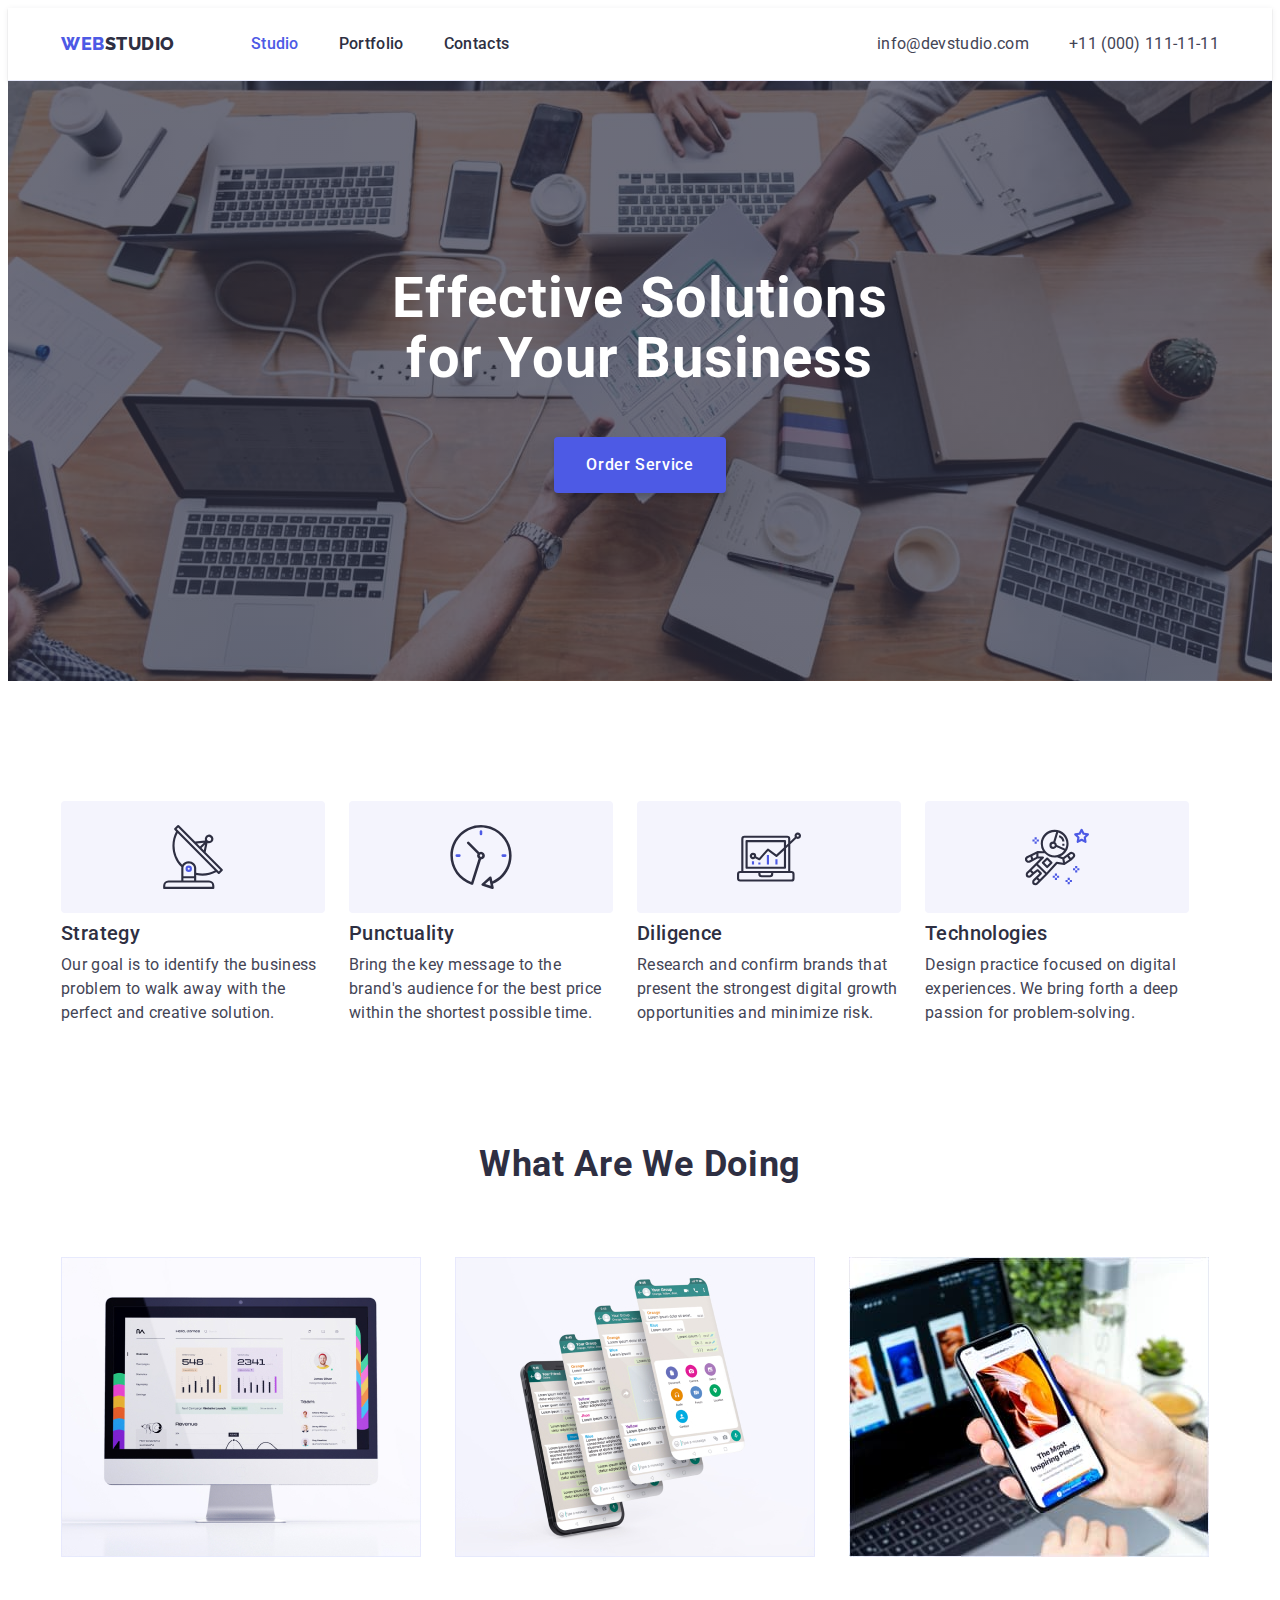
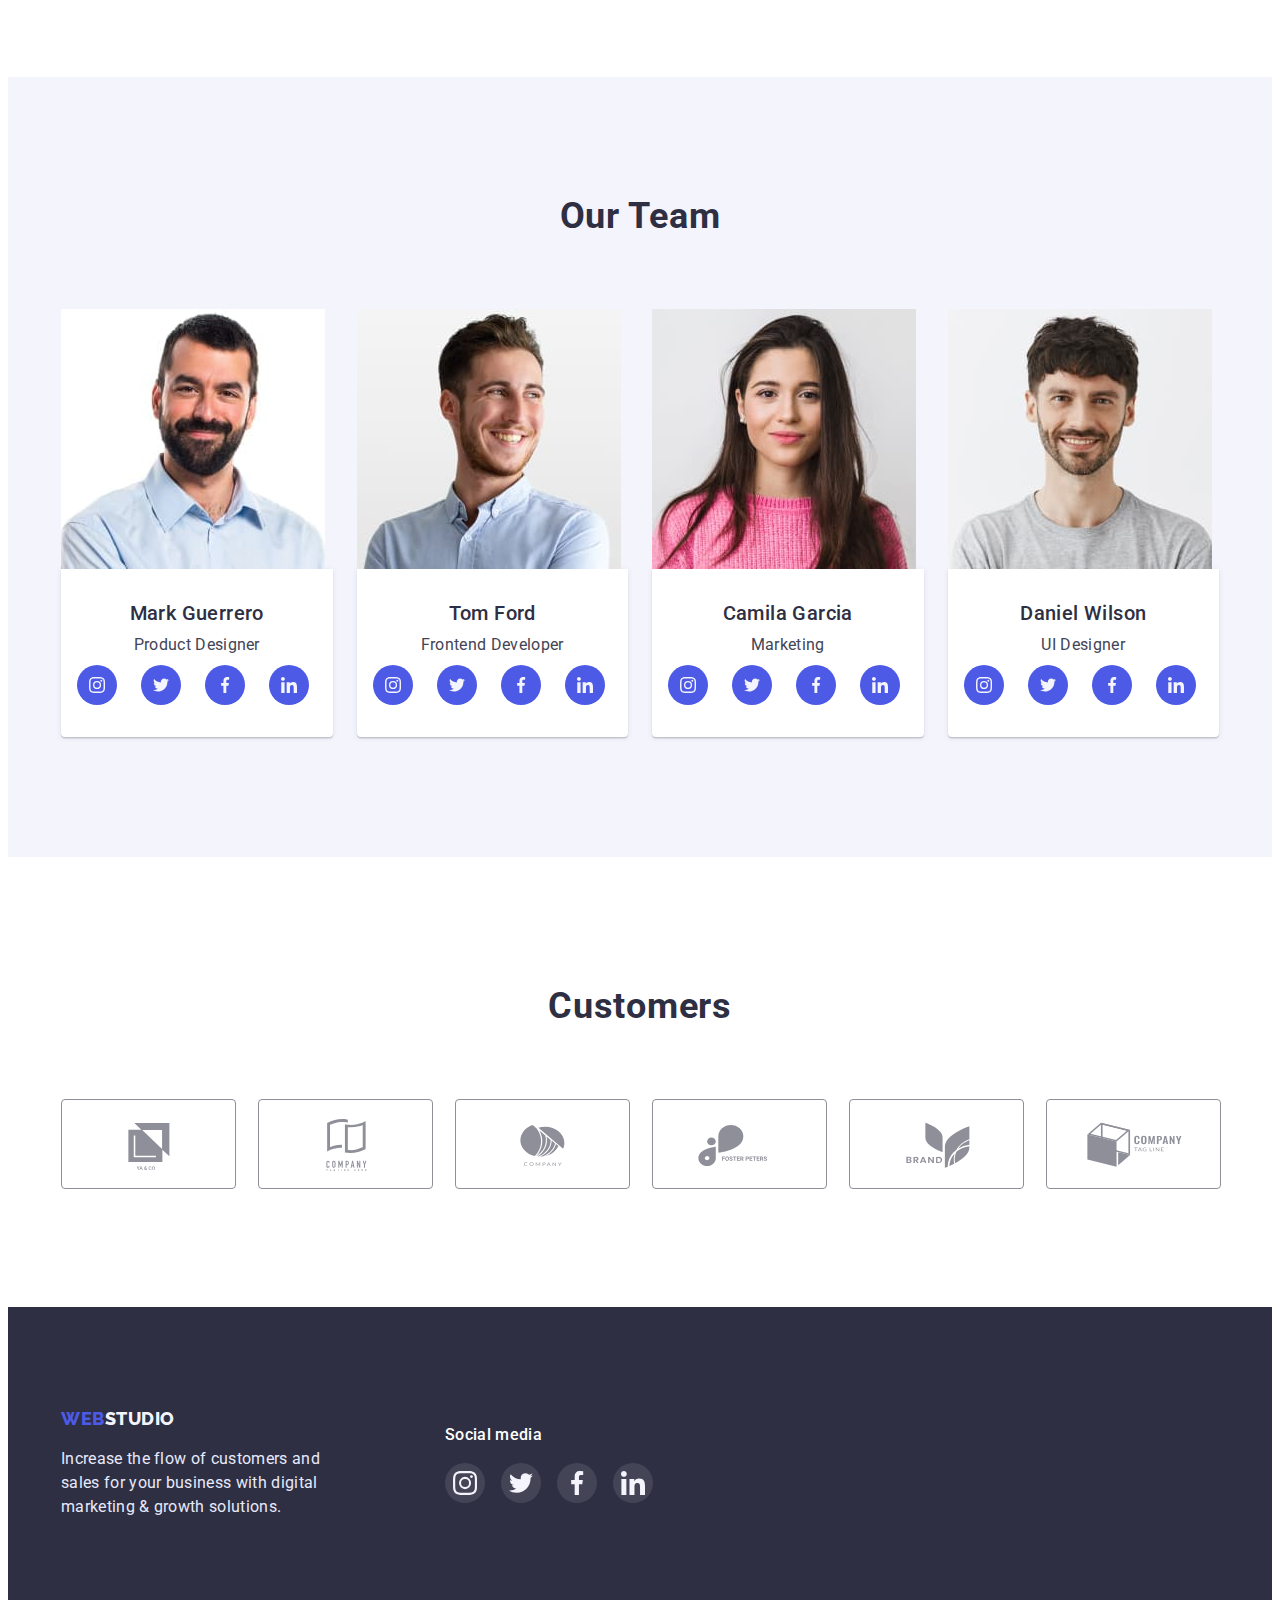
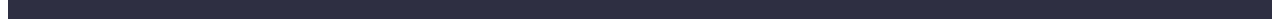
<file: index.html>
<!DOCTYPE html>
<html lang="en">
  <head>
    <meta charset="UTF-8" />
    <meta http-equiv="X-UA-Compatible" content="IE=edge" />
    <meta name="viewport" content="width=device-width, initial-scale=1.0" />
    <title>Document</title>
    <link rel="preconnect" href="https://fonts.googleapis.com" />
    <link rel="preconnect" href="https://fonts.gstatic.com" crossorigin />
    <link
      href="https://fonts.googleapis.com/css2?family=Raleway:wght@800&family=Roboto:wght@400;500;700;900&display=swap"
      rel="stylesheet"
    />
    <link
      rel="stylesheet"
      href="https://cdnjs.cloudflare.com/ajax/libs/modern-normalize/1.1.0/modern-normalize.min.css"
      integrity="sha512-wpPYUAdjBVSE4KJnH1VR1HeZfpl1ub8YT/NKx4PuQ5NmX2tKuGu6U/JRp5y+Y8XG2tV+wKQpNHVUX03MfMFn9Q=="
      crossorigin="anonymous"
      referrerpolicy="no-referrer"
    />
    <link rel="stylesheet" href="./css/styles.css" />
  </head>
  <body>
    <!-- header -->
    <header class="site-header">
      <div class="container main-nav">
        <nav class="navigation">
          <!-- logo -->
          <a href="./index.html" class="logo"
            >Web<span class="logo-web">studio</span></a
          >
          <!-- nagivation list -->
          <ul class="nav list">
            <li class="item">
              <a href="./index.html" class="link active">Studio</a>
            </li>
            <li class="item">
              <a href="./portfolio.html" class="link">Portfolio</a>
            </li>
            <li class="item"><a href="" class="link">Contacts</a></li>
          </ul>
        </nav>

        <address class="address-list">
          <ul class="contacts list">
            <li class="item">
              <a href="mailto:info@devstudio.com" class="contact"
                >info@devstudio.com</a
              >
            </li>
            <li class="item">
              <a href="tel:+110001111111" class="contact"
                >+11 (000) 111-11-11</a
              >
            </li>
          </ul>
        </address>
      </div>
    </header>
    <main>
      <!-- hero section -->
      <section class="hero-section">
        <div class="container">
          <h1 class="hero-title">Effective Solutions for Your Business</h1>
          <button type="button" class="hero button">Order Service</button>
        </div>
      </section>
      <!-- advantages section -->
      <section class="features">
        <div class="container">
          <h2 class="visually-hidden">Our Advantages</h2>
          <ul class="feature-list list">
            <li class="feature">
              <div class="hood">
                <svg class="icon">
                  <use href="./images/icons.svg#icon-antenna"></use>
                </svg>
              </div>
              <h3 class="feature-title">Strategy</h3>
              <p class="feature-description">
                Our goal is to identify the business problem to walk away with
                the perfect and creative solution.
              </p>
            </li>
            <li class="feature">
              <div class="hood">
                <svg class="icon">
                  <use href="./images/icons.svg#icon-clock"></use>
                </svg>
              </div>
              <h3 class="feature-title">Punctuality</h3>
              <p class="feature-description">
                Bring the key message to the brand's audience for the best price
                within the shortest possible time.
              </p>
            </li>
            <li class="feature">
              <div class="hood">
                <svg class="icon">
                  <use href="./images/icons.svg#icon-diagram"></use>
                </svg>
              </div>
              <h3 class="feature-title">Diligence</h3>
              <p class="feature-description">
                Research and confirm brands that present the strongest digital
                growth opportunities and minimize risk.
              </p>
            </li>
            <li class="feature">
              <div class="hood">
                <svg class="icon">
                  <use href="./images/icons.svg#icon-astronaut"></use>
                </svg>
              </div>
              <h3 class="feature-title">Technologies</h3>
              <p class="feature-description">
                Design practice focused on digital experiences. We bring forth a
                deep passion for problem-solving.
              </p>
            </li>
          </ul>
        </div>
      </section>
      <!-- work section -->
      <section class="activities">
        <div class="container">
          <h2 class="work-title">What Are We Doing</h2>
          <ul class="activity-list list">
            <li class="activity-image">
              <img src="./images/img1.jpg" alt="computer" width="360" />
            </li>
            <li class="activity-image">
              <img src="./images/img2.jpg" alt="screen_slideshow" width="360" />
            </li>
            <li class="activity-image">
              <img src="./images/img3.jpg" alt="phone" width="360" />
            </li>
          </ul>
        </div>
      </section>
      <!-- team section -->
      <section class="team">
        <div class="container">
          <h2 class="team-title">Our Team</h2>
          <ul class="team-list list">
            <li class="item">
              <img src="./images/workers/mark.jpg" alt="mark" width="264" />
              <div class="team-content">
                <h3 class="name">Mark Guerrero</h3>
                <p class="process">Product Designer</p>
                <ul class="list socials">
                  <li class="social-button">
                    <a href="" class="social-link">
                      <svg class="social-icon">
                        <use href="./images/icons.svg#icon-instagram"></use>
                      </svg>
                    </a>
                  </li>
                  <li class="social-button">
                    <a href="" class="social-link">
                      <svg class="social-icon">
                        <use href="./images/icons.svg#icon-twitter"></use>
                      </svg>
                    </a>
                  </li>
                  <li class="social-button">
                    <a href="" class="social-link">
                      <svg class="social-icon">
                        <use href="./images/icons.svg#icon-facebook"></use>
                      </svg>
                    </a>
                  </li>
                  <li class="social-button">
                    <a href="" class="social-link">
                      <svg class="social-icon">
                        <use href="./images/icons.svg#icon-linkedin"></use>
                      </svg>
                    </a>
                  </li>
                </ul>
              </div>
            </li>
            <li class="item">
              <img src="./images/workers/tom.jpg" alt="tom" width="264" />
              <div class="team-content">
                <h3 class="name">Tom Ford</h3>
                <p class="process">Frontend Developer</p>
                <ul class="list socials">
                  <li class="social-button">
                    <a href="" class="social-link">
                      <svg class="social-icon">
                        <use href="./images/icons.svg#icon-instagram"></use>
                      </svg>
                    </a>
                  </li>
                  <li class="social-button">
                    <a href="" class="social-link">
                      <svg class="social-icon">
                        <use href="./images/icons.svg#icon-twitter"></use>
                      </svg>
                    </a>
                  </li>
                  <li class="social-button">
                    <a href="" class="social-link">
                      <svg class="social-icon">
                        <use href="./images/icons.svg#icon-facebook"></use>
                      </svg>
                    </a>
                  </li>
                  <li class="social-button">
                    <a href="" class="social-link">
                      <svg class="social-icon">
                        <use href="./images/icons.svg#icon-linkedin"></use>
                      </svg>
                    </a>
                  </li>
                </ul>
              </div>
            </li>
            <li class="item">
              <img src="./images/workers/camila.jpg" alt="camila" width="264" />
              <div class="team-content">
                <h3 class="name">Camila Garcia</h3>
                <p class="process">Marketing</p>
                <ul class="list socials">
                  <li class="social-button">
                    <a href="" class="social-link">
                      <svg class="social-icon">
                        <use href="./images/icons.svg#icon-instagram"></use>
                      </svg>
                    </a>
                  </li>
                  <li class="social-button">
                    <a href="" class="social-link">
                      <svg class="social-icon">
                        <use href="./images/icons.svg#icon-twitter"></use>
                      </svg>
                    </a>
                  </li>
                  <li class="social-button">
                    <a href="" class="social-link">
                      <svg class="social-icon">
                        <use href="./images/icons.svg#icon-facebook"></use>
                      </svg>
                    </a>
                  </li>
                  <li class="social-button">
                    <a href="" class="social-link">
                      <svg class="social-icon">
                        <use href="./images/icons.svg#icon-linkedin"></use>
                      </svg>
                    </a>
                  </li>
                </ul>
              </div>
            </li>
            <li class="item">
              <img src="./images/workers/daniel.jpg" alt="daniel" width="264" />
              <div class="team-content">
                <h3 class="name">Daniel Wilson</h3>
                <p class="process">UI Designer</p>
                <ul class="list socials">
                  <li class="social-button">
                    <a href="" class="social-link">
                      <svg class="social-icon">
                        <use href="./images/icons.svg#icon-instagram"></use>
                      </svg>
                    </a>
                  </li>
                  <li class="social-button">
                    <a href="" class="social-link">
                      <svg class="social-icon">
                        <use href="./images/icons.svg#icon-twitter"></use>
                      </svg>
                    </a>
                  </li>
                  <li class="social-button">
                    <a href="" class="social-link">
                      <svg class="social-icon">
                        <use href="./images/icons.svg#icon-facebook"></use>
                      </svg>
                    </a>
                  </li>
                  <li class="social-button">
                    <a href="" class="social-link">
                      <svg class="social-icon">
                        <use href="./images/icons.svg#icon-linkedin"></use>
                      </svg>
                    </a>
                  </li>
                </ul>
              </div>
            </li>
          </ul>
        </div>
      </section>
      <section class="customers">
        <div class="container">
          <h2 class="customers-title">Customers</h2>
          <ul class="list customer-list">
            <li class="customer-item">
              <a href="" class="customer-button">
                <svg class="customer-icon">
                  <use href="./images/icons.svg#icon-customer-one"></use>
                </svg>
              </a>
            </li>
            <li class="customer-item">
              <a href="" class="customer-button">
                <svg class="customer-icon">
                  <use href="./images/icons.svg#icon-customer-two"></use>
                </svg>
              </a>
            </li>
            <li class="customer-item">
              <a href="" class="customer-button">
                <svg class="customer-icon">
                  <use href="./images/icons.svg#icon-customer-three"></use>
                </svg>
              </a>
            </li>
            <li class="customer-item">
              <a href="" class="customer-button">
                <svg class="customer-icon">
                  <use href="./images/icons.svg#icon-customer-four"></use>
                </svg>
              </a>
            </li>
            <li class="customer-item">
              <a href="" class="customer-button">
                <svg class="customer-icon">
                  <use href="./images/icons.svg#icon-customer-five"></use>
                </svg>
              </a>
            </li>
            <li class="customer-item">
              <a href="" class="customer-button">
                <svg class="customer-icon">
                  <use href="./images/icons.svg#icon-customer-six"></use>
                </svg>
              </a>
            </li>
          </ul>
        </div>
      </section>
    </main>
    <!-- footer -->
    <footer class="footer">
      <div class="container footer-wrapper">
        <div class="descr-div">
          <a href="./index.html" class="logo"
            >Web<span class="logo light">studio</span></a
          >
          <p class="footer-description">
            Increase the flow of customers and sales for your business with
            digital marketing & growth solutions.
          </p>
        </div>
        <div>
          <p class="media-title">Social media</p>
          <ul class="list footer-list">
            <li class="media-button">
              <a href="" class="media-link">
                <svg class="media-icon">
                  <use href="./images/icons.svg#icon-instagram"></use>
                </svg>
              </a>
            </li>
            <li class="media-button">
              <a href="" class="media-link">
                <svg class="media-icon">
                  <use href="./images/icons.svg#icon-twitter"></use>
                </svg>
              </a>
            </li>
            <li class="media-button">
              <a href="" class="media-link">
                <svg class="media-icon">
                  <use href="./images/icons.svg#icon-facebook"></use>
                </svg>
              </a>
            </li>
            <li class="media-button">
              <a href="" class="media-link">
                <svg class="media-icon">
                  <use href="./images/icons.svg#icon-linkedin"></use>
                </svg>
              </a>
            </li>
          </ul>
        </div>
      </div>
    </footer>
  </body>
</html>
</file>
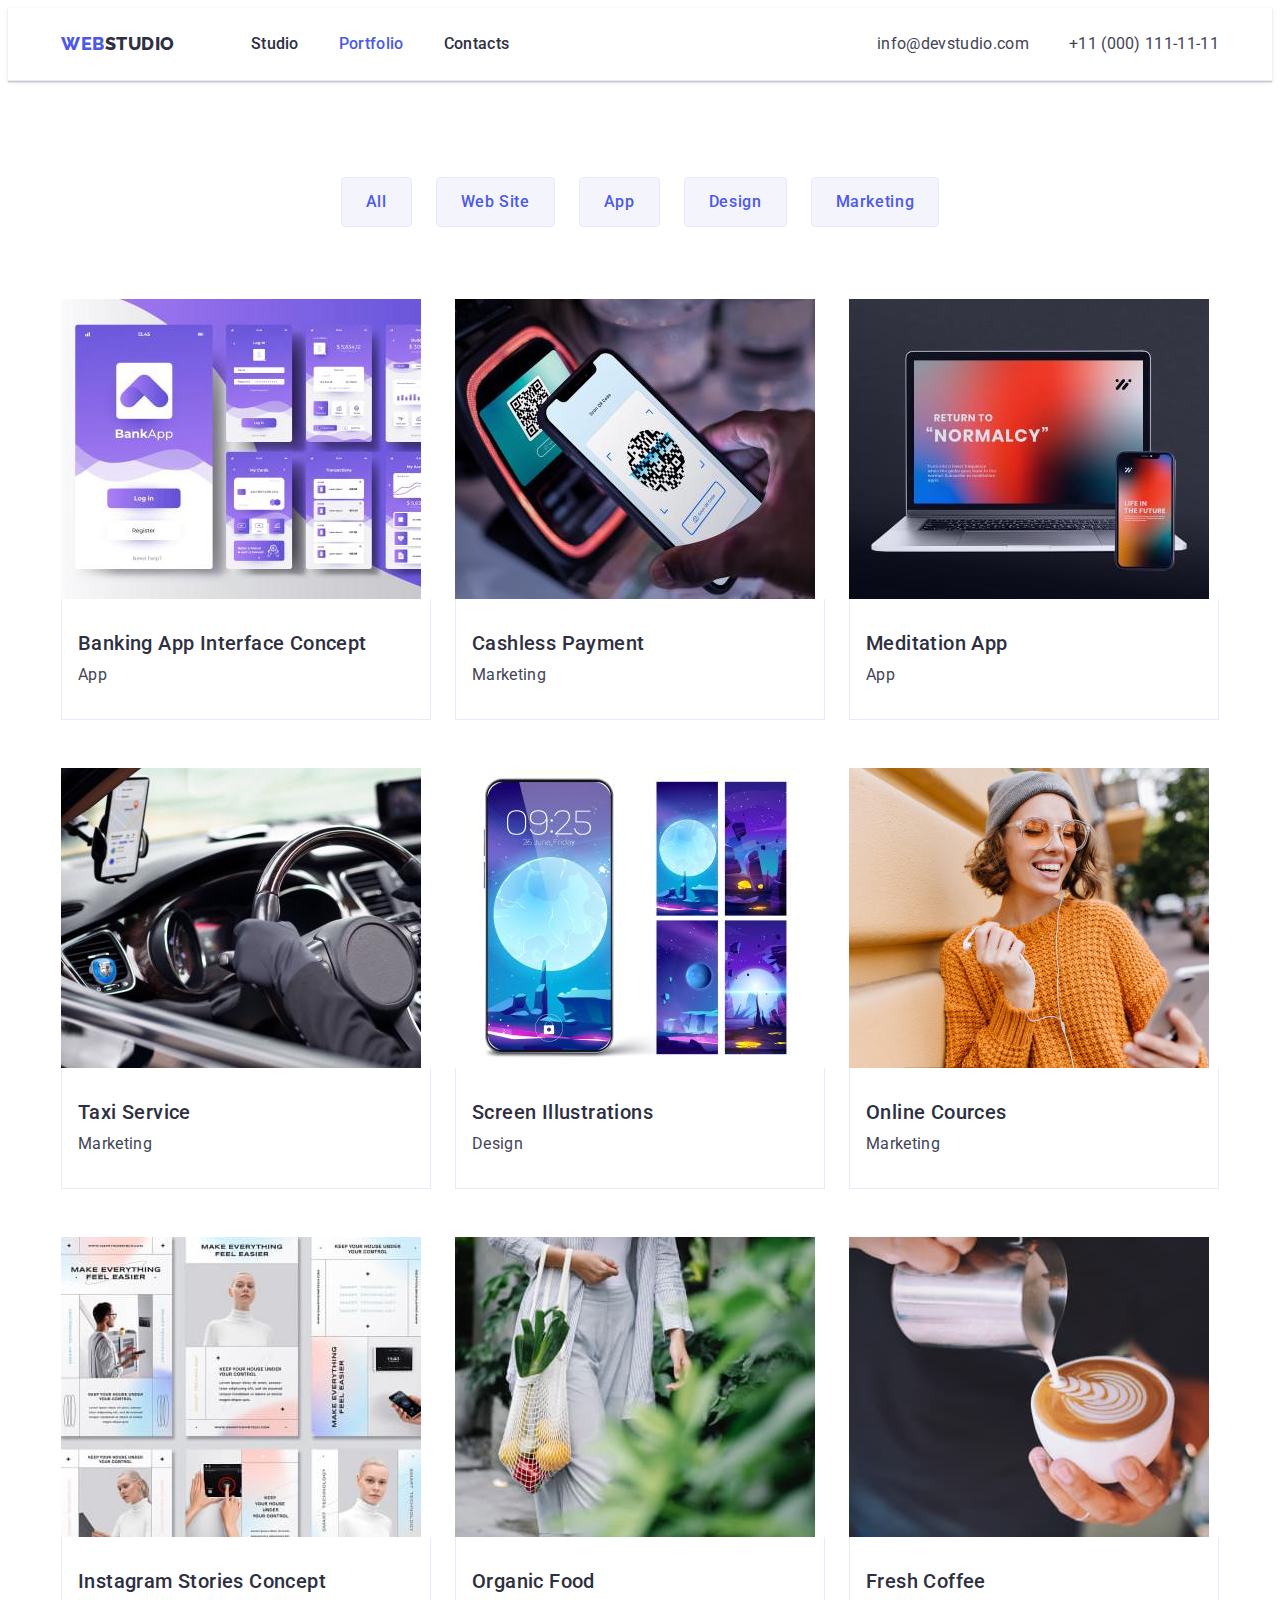
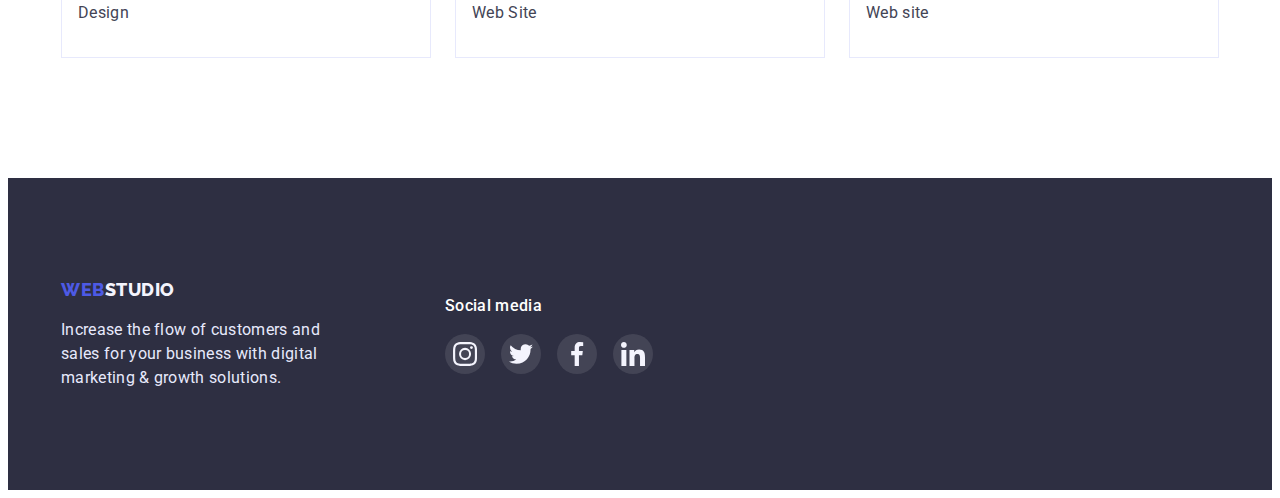
<file: portfolio.html>
<!DOCTYPE html>
<html lang="en">
  <head>
    <meta charset="UTF-8" />
    <meta http-equiv="X-UA-Compatible" content="IE=edge" />
    <meta name="viewport" content="width=device-width, initial-scale=1.0" />
    <title>Document</title>
    <link rel="preconnect" href="https://fonts.googleapis.com" />
    <link rel="preconnect" href="https://fonts.gstatic.com" crossorigin />
    <link
      href="https://fonts.googleapis.com/css2?family=Raleway:wght@800&family=Roboto:wght@400;500;700;900&display=swap"
      rel="stylesheet"
    />
    <link
      rel="stylesheet"
      href="https://cdnjs.cloudflare.com/ajax/libs/modern-normalize/1.1.0/modern-normalize.min.css"
      integrity="sha512-wpPYUAdjBVSE4KJnH1VR1HeZfpl1ub8YT/NKx4PuQ5NmX2tKuGu6U/JRp5y+Y8XG2tV+wKQpNHVUX03MfMFn9Q=="
      crossorigin="anonymous"
      referrerpolicy="no-referrer"
    />
    <link rel="stylesheet" href="./css/styles.css" />
  </head>
  <body>
    <header class="site-header">
      <div class="container main-nav">
        <nav class="navigation">
          <!-- logo -->
          <a href="./index.html" class="logo"
            >Web<span class="logo-web">studio</span></a
          >
          <!-- nagivation list -->
          <ul class="nav list">
            <li class="item">
              <a href="./index.html" class="link">Studio</a>
            </li>
            <li class="item">
              <a href="./portfolio.html" class="link active">Portfolio</a>
            </li>
            <li class="item"><a href="" class="link">Contacts</a></li>
          </ul>
        </nav>

        <address class="address-list">
          <ul class="contacts list">
            <li class="item">
              <a href="mailto:info@devstudio.com" class="contact"
                >info@devstudio.com</a
              >
            </li>
            <li class="item">
              <a href="tel:+110001111111" class="contact"
                >+11 (000) 111-11-11</a
              >
            </li>
          </ul>
        </address>
      </div>
    </header>
    <main>
      <!-- filter and examples -->
      <section class="portfolio">
        <div class="container">
          <h1 class="visually-hidden">Portfolio</h1>
          <ul class="button-list list">
            <li class="item">
              <button type="button" class="button-filter button">All</button>
            </li>
            <li class="item">
              <button type="button" class="button-filter button">
                Web Site
              </button>
            </li>
            <li class="item">
              <button type="button" class="button-filter button">App</button>
            </li>
            <li class="item">
              <button type="button" class="button-filter button">Design</button>
            </li>
            <li class="item">
              <button type="button" class="button-filter button">
                Marketing
              </button>
            </li>
          </ul>
          <ul class="example-list list">
            <li class="item">
              <a href="" class="example-link">
                <img
                  src="./images/portfolio/portfolio1.jpg"
                  alt="banking app"
                  width="360"
                />
                <div class="card-content">
                  <h2 class="example-title">Banking App Interface Concept</h2>
                  <p class="example-type">App</p>
                </div>
              </a>
            </li>
            <li class="item">
              <a href="" class="example-link">
                <img
                  src="./images/portfolio/portfolio2.jpg"
                  alt="cashless payment"
                  width="360"
                />
                <div class="card-content">
                  <h2 class="example-title">Cashless Payment</h2>
                  <p class="example-type">Marketing</p>
                </div>
              </a>
            </li>
            <li class="item">
              <a href="" class="example-link">
                <img
                  src="./images/portfolio/portfolio3.jpg"
                  alt="meditation app"
                  width="360"
                />
                <div class="card-content">
                  <h2 class="example-title">Meditation App</h2>
                  <p class="example-type">App</p>
                </div>
              </a>
            </li>
            <li class="item">
              <a href="" class="example-link">
                <img
                  src="./images/portfolio/portfolio4.jpg"
                  alt="taxi service"
                  width="360"
                />
                <div class="card-content">
                  <h2 class="example-title">Taxi Service</h2>
                  <p class="example-type">Marketing</p>
                </div>
              </a>
            </li>
            <li class="item">
              <a href="" class="example-link">
                <img
                  src="./images/portfolio/portfolio5.jpg"
                  alt="screen illustrations"
                  width="360"
                />
                <div class="card-content">
                  <h2 class="example-title">Screen Illustrations</h2>
                  <p class="example-type">Design</p>
                </div>
              </a>
            </li>
            <li class="item">
              <a href="" class="example-link">
                <img
                  src="./images/portfolio/portfolio6.jpg"
                  alt="online cources"
                  width="360"
                />
                <div class="card-content">
                  <h2 class="example-title">Online Cources</h2>
                  <p class="example-type">Marketing</p>
                </div>
              </a>
            </li>
            <li class="item">
              <a href="" class="example-link">
                <img
                  src="./images/portfolio/portfolio7.jpg"
                  alt="insta stories concept"
                  width="360"
                />
                <div class="card-content">
                  <h2 class="example-title">Instagram Stories Concept</h2>
                  <p class="example-type">Design</p>
                </div>
              </a>
            </li>
            <li class="item">
              <a href="" class="example-link">
                <img
                  src="./images/portfolio/portfolio8.jpg"
                  alt="organic food"
                  width="360"
                />
                <div class="card-content">
                  <h2 class="example-title">Organic Food</h2>
                  <p class="example-type">Web Site</p>
                </div>
              </a>
            </li>
            <li class="item">
              <a href="" class="example-link">
                <img
                  src="./images/portfolio/portfolio9.jpg"
                  alt="fresh coffee"
                  width="360"
                />
                <div class="card-content">
                  <h2 class="example-title">Fresh Coffee</h2>
                  <p class="example-type">Web site</p>
                </div>
              </a>
            </li>
          </ul>
        </div>
      </section>
    </main>
    <!-- footer -->
    <footer class="footer">
      <div class="container footer-wrapper">
        <div class="descr-div">
          <a href="./index.html" class="logo"
            >Web<span class="logo light">studio</span></a
          >
          <p class="footer-description">
            Increase the flow of customers and sales for your business with
            digital marketing & growth solutions.
          </p>
        </div>
        <div>
          <p class="media-title">Social media</p>
          <ul class="list footer-list">
            <li class="media-button">
              <a href="" class="media-link">
                <svg class="media-icon">
                  <use href="./images/icons.svg#icon-instagram"></use>
                </svg>
              </a>
            </li>
            <li class="media-button">
              <a href="" class="media-link">
                <svg class="media-icon">
                  <use href="./images/icons.svg#icon-twitter"></use>
                </svg>
              </a>
            </li>
            <li class="media-button">
              <a href="" class="media-link">
                <svg class="media-icon">
                  <use href="./images/icons.svg#icon-facebook"></use>
                </svg>
              </a>
            </li>
            <li class="media-button">
              <a href="" class="media-link">
                <svg class="media-icon">
                  <use href="./images/icons.svg#icon-linkedin"></use>
                </svg>
              </a>
            </li>
          </ul>
        </div>
      </div>
    </footer>
  </body>
</html>
</file>
<file: css/styles.css>
/* колір тексту (найбільше) + phone mail #434455  */
/* заголовки #2E2F42 */
/* h1 #FFFFFF */
/* order service + buttons portfolio #4D5AE5 */
/* hover buttons portfolio #404BBF */
/* footer text #E7E9FC */
/* footer logo #F4F4FD */

/* COLORS */

:root {
  --primary-text-color: #434455;
  --title-text-color: #2e2f42;
  --hover-focus-color: #404bbf;
  --accent-color: #e7e9fc;
  --buttons-bgc-color: rgba(77, 90, 229, 1);
  --lightmode-color: #f4f4fd;
  --hover-button-color: rgba(64, 75, 191, 1);
  --white: #ffffff;
  --black: #000000;
  --social-button-color: #4d5ae5;
  --social-button-hover: #404bbf;
}
/* UTILITIES */
body {
  font-family: "Roboto", sans-serif;
  background-color: var(--white);
  color: var(--primary-text-color);
}

h1,
h2,
h3,
h4,
h5,
h6,
p {
  margin: 0;
}

img {
  display: block;
  max-width: 100%;
  height: auto;
}

.visually-hidden {
  position: absolute;
  white-space: nowrap;
  width: 1px;
  height: 1px;
  overflow: hidden;
  border: 0;
  padding: 0;
  clip: rect(0 0 0 0);
  clip-path: inset(50%);
  margin: -1px;
}
.container {
  width: 1158px;
  padding-left: 15px;
  padding-right: 15px;
  margin-left: auto;
  margin-right: auto;
}

.list {
  list-style-type: none;
  padding: 0;
  margin: 0;
}

.button {
  font-family: inherit;
  cursor: pointer;
  border-radius: 4px;
  letter-spacing: 0.04em;
  border: none;
}

/* INDEX.HTML */

.site-header {
  border-bottom: 1px solid var(--accent-color);
  box-shadow: 0px 2px 1px rgba(46, 47, 66, 0.08),
    0px 1px 1px rgba(46, 47, 66, 0.16), 0px 1px 6px rgba(46, 47, 66, 0.08);
}

.main-nav {
  display: flex;
  align-items: center;
}

.navigation {
  display: flex;
  align-items: center;
}
/* LOGO */
.logo {
  text-decoration: none;
  font-family: "Raleway", sans-serif;
  font-weight: 800;
  font-size: 18px;
  line-height: 1.33;
  text-transform: uppercase;
  letter-spacing: 0.03em;

  color: var(--buttons-bgc-color);
}

.logo-web {
  color: var(--title-text-color);
}

/* NAVIGATION */

.link {
  display: block;
  padding-top: 24px;
  padding-bottom: 24px;

  font-size: 16px;
  font-weight: 500;
  line-height: 1.5;
  letter-spacing: 0.02em;
  text-decoration: none;

  color: var(--title-text-color);
}
.link:hover,
.link:focus {
  color: var(--hover-focus-color);
}
.link.active {
  color: var(--buttons-bgc-color);
}

.nav {
  display: flex;
  margin-left: 76px;
}

.nav .item {
  margin-right: 40px;
}

.item:last-child {
  margin-right: 0;
}

.address-list {
  margin-left: auto;
}

.contact {
  display: block;
  padding-top: 24px;
  padding-bottom: 24px;

  font-size: 16px;
  font-style: normal;
  line-height: 1.5;
  letter-spacing: 0.02em;
  text-decoration: none;

  color: var(--primary-text-color);
}

.contact:hover,
.contact:focus {
  color: var(--hover-focus-color);
}

.contacts {
  display: flex;
  gap: 40px;
}

/* HERO */
.hero-section {
  max-width: 1440px;

  background-image: linear-gradient(
      rgba(46, 47, 66, 0.7),
      rgba(46, 47, 66, 0.7)
    ),
    url(../images/people-office.jpg);

  background-position: center;
  background-repeat: no-repeat;
  background-size: cover;

  margin: 0 auto;
  padding-top: 188px;
  padding-bottom: 188px;
  text-align: center;

  background-color: var(--title-text-color);
}
.hero-title {
  width: 496px;
  margin-right: auto;
  margin-left: auto;
  margin-bottom: 48px;

  font-size: 56px;
  line-height: 1.07;
  letter-spacing: 0.02em;

  color: var(--white);
}

.button.hero {
  padding: 16px 32px;

  font-size: 16px;
  font-weight: 500;
  line-height: 1.5;

  background-color: var(--buttons-bgc-color);
  color: var(--white);
  box-shadow: 0px 4px 4px rgba(0, 0, 0, 0.15);
}
.hero:hover,
.hero:focus {
  background-color: var(--hover-button-color);
}

/* FEATURE */

.hood {
  display: flex;
  align-items: center;
  justify-content: center;
  width: 264px;
  height: 112px;
  margin-bottom: 8px;

  background-color: var(--lightmode-color);
  border-radius: 4px;
}

.icon {
  width: 64px;
  height: 64px;
}

.features {
  padding: 120px 0;
}

.feature-list {
  display: flex;
  gap: 24px;
}

.feature-list .feature {
  max-width: 264px;
}

.feature-title {
  margin-top: 0;
  margin-bottom: 8px;

  font-size: 20px;
  font-weight: 500;
  line-height: 1.2;
  letter-spacing: 0.02em;

  color: var(--title-text-color);
}
.feature-description {
  margin-top: 0;
  margin-bottom: 0;

  font-size: 16px;
  line-height: 1.5;
  letter-spacing: 0.02em;

  color: var(--primary-text-color);
}
/* WORK */

.activities {
  padding: 0 0 120px;
}

.activity-list {
  display: flex;
  gap: 24px;
}

.activity-image {
  width: calc((100% - 48px) / 3);
}

.work-title {
  margin-top: 0;
  margin-bottom: 72px;
  text-align: center;
  text-transform: capitalize;

  font-size: 36px;
  line-height: 1.11;
  letter-spacing: 0.02em;

  color: var(--title-text-color);
}

/* TEAM */

.social-link {
  display: flex;
  align-items: center;
  justify-content: center;
  width: 100%;
  height: 100%;
  border-radius: 50%;

  background-color: var(--social-button-color);
}

.socials {
  display: flex;
  margin-top: 8px;
  gap: 24px;
}

.social-button {
  width: 40px;
  height: 40px;
}

.social-link:hover,
.social-link:focus {
  background-color: var(--social-button-hover);
}

.social-icon {
  width: 16px;
  height: 16px;
  /* padding: 12px; */
  fill: var(--lightmode-color);
}

.team {
  padding: 120px 0;

  background-color: var(--lightmode-color);
}

.team-list {
  display: flex;
  gap: 24px;
}
.team-list .item {
  width: calc((100% - 72px) / 4);
}

.team-title {
  margin-bottom: 72px;
  text-align: center;
  text-transform: capitalize;

  font-size: 36px;
  line-height: 1.11;
  letter-spacing: 0.02em;

  color: var(--title-text-color);
}

.team-content {
  padding: 32px 16px;

  box-shadow: 0px 1px 6px rgba(46, 47, 66, 0.08),
    0px 1px 1px rgba(46, 47, 66, 0.16), 0px 2px 1px rgba(46, 47, 66, 0.08);
  background-color: var(--white);
  border-radius: 0px 0px 4px 4px;
}

.name {
  text-align: center;

  font-size: 20px;
  font-weight: 500;
  line-height: 1.2;
  letter-spacing: 0.02em;

  color: var(--title-text-color);
}
.process {
  margin-top: 8px;
  text-align: center;

  font-size: 16px;
  line-height: 1.5;
  letter-spacing: 0.02em;

  color: var(--primary-text-color);
}

/* CUSTOMERS */

.customers {
  padding: 130px 0 120px;
}

.customer-list {
  display: flex;
  gap: 24px;
}

.customer-item {
  width: calc((100% - 120px) / 6);
  height: 88px;
}

.customers-title {
  margin-bottom: 72px;
  text-align: center;
  text-transform: capitalize;

  font-size: 36px;
  line-height: 1.11;
  letter-spacing: 0.02em;

  color: var(--title-text-color);
}

.customer-button {
  display: flex;
  justify-content: center;
  align-items: center;
  width: 100%;
  height: 100%;

  border: 1px solid #8e8f99;
  border-radius: 4px;
}

.customer-icon {
  width: 104px;
  height: 56px;
  fill: #8e8f99;
}

.customer-button:is(:hover, :focus) {
  border-color: #404bbf;
}

.customer-button:is(:hover, :focus) .customer-icon {
  fill: #404bbf;
}

/* FOOTER */
.footer {
  padding: 100px 0;

  background-color: var(--title-text-color);
}

.descr-div {
  margin-right: 120px;
}

.footer-description {
  width: 264px;
  height: 72px;
  margin-top: 16px;

  font-size: 16px;
  line-height: 1.5;
  letter-spacing: 0.02em;

  color: var(--accent-color);
}

.light {
  color: var(--lightmode-color);
}

.footer-wrapper {
  display: flex;
  align-items: center;
}

.media-title {
  font-size: 16px;
  font-weight: 500;
  line-height: 1.5;
  letter-spacing: 0.02em;
  color: var(--white);
}

.footer-list {
  display: flex;
  margin-top: 16px;
  gap: 16px;
}

.media-link {
  display: flex;
  align-items: center;
  justify-content: center;
  width: 100%;
  height: 100%;
  border-radius: 50%;

  background-color: rgba(255, 255, 255, 0.1);
}

.media-button {
  width: 40px;
  height: 40px;
}

.media-link:is(:hover, :focus) {
  background-color: #31d0aa;
}

.media-icon {
  width: 24px;
  height: 24px;

  fill: var(--lightmode-color);
}

/* PORTFOLIO.HTML */
/* FILTER */

.portfolio {
  padding-top: 96px;
  padding-bottom: 120px;
}

.button-filter {
  padding: 12px 24px;
  text-align: center;

  font-weight: 500;
  font-size: 16px;
  line-height: 1.5;

  background-color: var(--lightmode-color);
  color: var(--buttons-bgc-color);
  border: 1px solid var(--accent-color);
}

.button-list {
  display: flex;
  gap: 24px;
  justify-content: center;
  margin-bottom: 72px;
}

.button-filter:hover,
.button-filter:focus {
  background-color: var(--hover-focus-color);
  color: var(--white);
  border-color: transparent;

  box-shadow: 0px 1px 6px rgba(46, 47, 66, 0.08),
    0px 1px 1px rgba(46, 47, 66, 0.16), 0px 2px 1px rgba(46, 47, 66, 0.08);
}

/* EXAMPLES */

.example-list {
  display: flex;
  justify-content: center;
  flex-wrap: wrap;
  gap: 48px 24px;
  /* row=горизонт, column=вертикаль */
}

.example-list .item {
  width: calc((100% - 48px) / 3);
}

.example-list .item:is(:hover, :focus) {
  box-shadow: 0px 1px 6px rgba(46, 47, 66, 0.08);
}

.example-link {
  text-decoration: none;
}

.example-link:is(:hover, :focus) {
  display: block;
  box-shadow: 0px 1px 6px rgba(46, 47, 66, 0.08),
    0px 1px 1px rgba(46, 47, 66, 0.16), 0px 2px 1px rgba(46, 47, 66, 0.08);
}

.card-content {
  padding: 32px 16px;

  border-left: 1px solid var(--accent-color);
  border-bottom: 1px solid var(--accent-color);
  border-right: 1px solid var(--accent-color);
}
.example-title {
  margin-bottom: 0;

  font-size: 20px;
  line-height: 1.2;
  font-weight: 500;
  letter-spacing: 0.02em;

  color: var(--title-text-color);
}
.example-type {
  margin-top: 8px;

  font-size: 16px;
  line-height: 1.5;
  letter-spacing: 0.02em;

  color: var(--primary-text-color);
}
</file>
